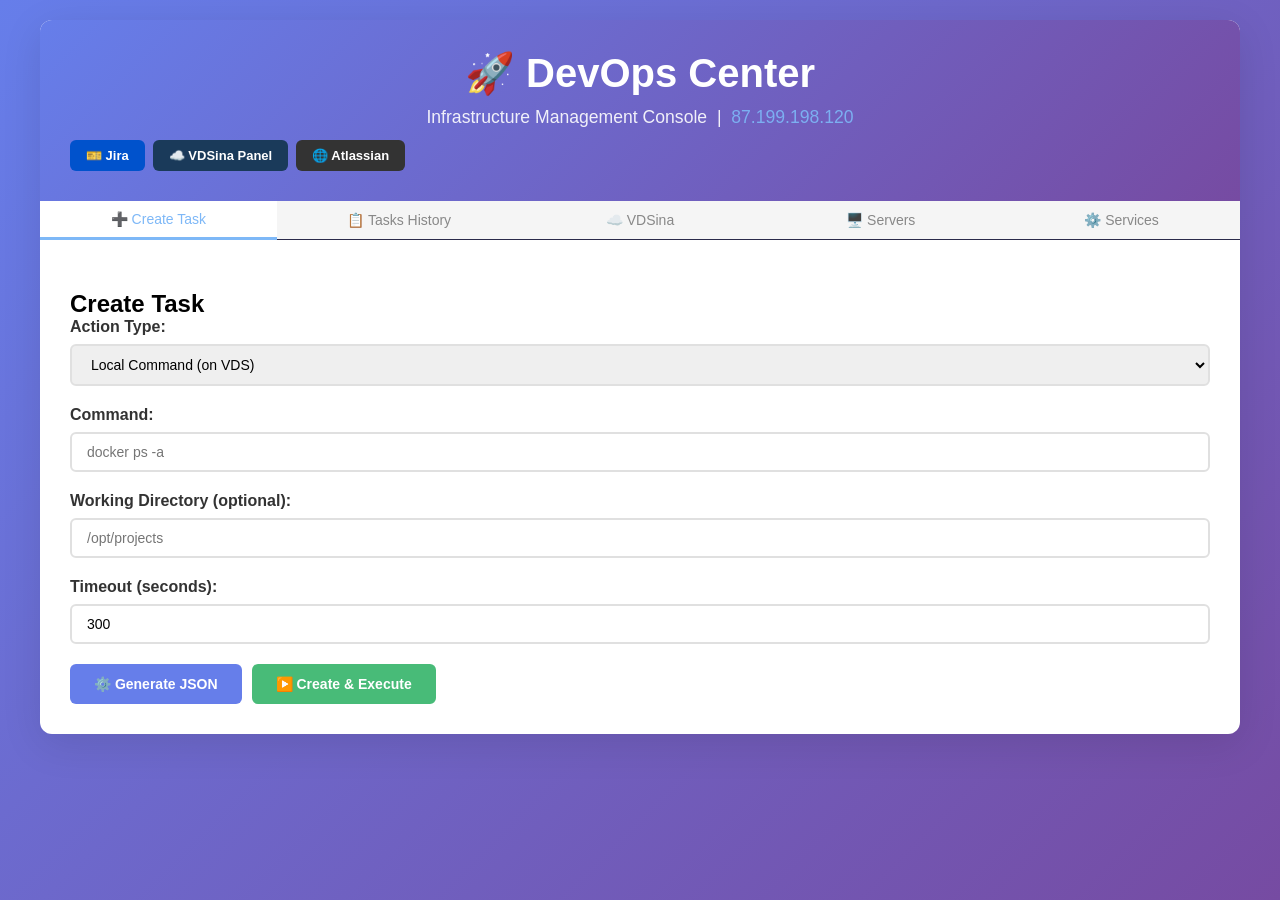
<file: ui/index.html>
<!DOCTYPE html>
<html lang="en">
<head>
    <meta charset="UTF-8">
    <meta name="viewport" content="width=device-width, initial-scale=1.0">
    <title>DevOps Center</title>
    <link rel="stylesheet" href="styles.css">
    <style>
        .task-card { background: #1a1a2e; border: 1px solid #2a2a4a; border-radius: 8px; margin-bottom: 12px; overflow: hidden; }
        .task-header { display: flex; justify-content: space-between; align-items: center; padding: 12px 16px; cursor: pointer; background: #16213e; }
        .task-header:hover { background: #1a2a4a; }
        .task-body { padding: 16px; display: none; border-top: 1px solid #2a2a4a; }
        .task-body.open { display: block; }
        .task-meta { display: flex; gap: 20px; margin-bottom: 12px; font-size: 13px; color: #888; }
        .json-block { background: #0d1117; border: 1px solid #30363d; border-radius: 6px; padding: 12px; overflow-x: auto; font-family: monospace; font-size: 12px; line-height: 1.5; color: #e6edf3; max-height: 400px; overflow-y: auto; }
        .json-label { font-size: 12px; font-weight: 600; color: #888; text-transform: uppercase; letter-spacing: 0.5px; margin: 10px 0 4px; }
        .badge { padding: 3px 10px; border-radius: 12px; font-size: 12px; font-weight: 600; }
        .badge-success { background: #1a4a1a; color: #4caf50; }
        .badge-danger { background: #4a1a1a; color: #f44336; }
        .badge-warning { background: #4a3a1a; color: #ff9800; }
        .badge-info { background: #1a2a4a; color: #2196f3; }
        .task-id { font-family: monospace; font-size: 13px; color: #ccc; }
        .action-badge { background: #1e2a3a; color: #7eb8f7; padding: 2px 8px; border-radius: 4px; font-size: 11px; font-family: monospace; }
        .tabs { display: flex; gap: 4px; margin-bottom: 20px; border-bottom: 1px solid #2a2a4a; padding-bottom: 0; }
        .tab-button { padding: 10px 20px; background: none; border: none; color: #888; cursor: pointer; font-size: 14px; border-bottom: 2px solid transparent; margin-bottom: -1px; }
        .tab-button.active { color: #7eb8f7; border-bottom-color: #7eb8f7; }
        .tab-button:hover { color: #ccc; }
        .refresh-btn { background: #1e2a3a; border: 1px solid #2a2a4a; color: #7eb8f7; padding: 6px 14px; border-radius: 6px; cursor: pointer; font-size: 13px; }
        .refresh-btn:hover { background: #2a3a4a; }
        .tasks-controls { display: flex; gap: 10px; align-items: center; margin-bottom: 16px; }
        .tasks-controls select { background: #1a1a2e; border: 1px solid #2a2a4a; color: #ccc; padding: 6px 10px; border-radius: 6px; }
        .empty-state { text-align: center; padding: 40px; color: #555; }
        .vdsina-card { background: #1a1a2e; border: 1px solid #2a2a4a; border-radius: 8px; padding: 16px; margin-bottom: 12px; }
        .vdsina-card h4 { margin: 0 0 8px; color: #7eb8f7; }
        .vdsina-grid { display: grid; grid-template-columns: repeat(auto-fill, minmax(200px, 1fr)); gap: 8px; }
        .vdsina-stat { background: #16213e; padding: 10px; border-radius: 6px; }
        .vdsina-stat .label { font-size: 11px; color: #666; margin-bottom: 4px; }
        .vdsina-stat .value { font-size: 14px; color: #ccc; font-weight: 600; }
        .header-links { margin-top: 12px; display: flex; gap: 8px; flex-wrap: wrap; }
        .header-link { padding: 8px 16px; border-radius: 6px; font-size: 13px; font-weight: 600; text-decoration: none; color: white; }
    </style>
</head>
<body>
    <div class="container">
        <header>
            <h1>🚀 DevOps Center</h1>
            <p class="subtitle">Infrastructure Management Console &nbsp;|&nbsp; <span style="color:#7eb8f7">87.199.198.120</span></p>
            <div class="header-links">
                <a href="jira.html" class="header-link" style="background:#0052cc;">🎫 Jira</a>
                <a href="https://www.vdsina.com" target="_blank" class="header-link" style="background:#1a3a5a;">☁️ VDSina Panel</a>
                <a href="https://2-match.atlassian.net" target="_blank" class="header-link" style="background:#333;">🌐 Atlassian</a>
            </div>
        </header>

        <div class="tabs">
            <button class="tab-button active" data-tab="task-creator">➕ Create Task</button>
            <button class="tab-button" data-tab="tasks">📋 Tasks History</button>
            <button class="tab-button" data-tab="vdsina">☁️ VDSina</button>
            <button class="tab-button" data-tab="servers">🖥️ Servers</button>
            <button class="tab-button" data-tab="services">⚙️ Services</button>
        </div>

        <!-- ===== TASK CREATOR ===== -->
        <div id="task-creator" class="tab-content active">
            <h2>Create Task</h2>

            <div class="form-group">
                <label>Action Type:</label>
                <select id="action-type">
                    <optgroup label="Commands">
                        <option value="local_command">Local Command (on VDS)</option>
                        <option value="ssh_command">SSH Command (on server)</option>
                        <option value="chain">Chain (sequential tasks)</option>
                    </optgroup>
                    <optgroup label="VDSina">
                        <option value="vdsina_get_balance">VDSina: Balance</option>
                        <option value="vdsina_list_servers">VDSina: List Servers</option>
                        <option value="vdsina_get_server">VDSina: Get Server</option>
                        <option value="vdsina_create_server">VDSina: Create Server</option>
                        <option value="vdsina_reboot_server">VDSina: Reboot Server</option>
                        <option value="vdsina_delete_server">VDSina: Delete Server</option>
                        <option value="vdsina_list_ssh_keys">VDSina: List SSH Keys</option>
                        <option value="vdsina_create_ssh_key">VDSina: Add SSH Key</option>
                        <option value="vdsina_list_templates">VDSina: OS Templates</option>
                        <option value="vdsina_list_datacenters">VDSina: Datacenters</option>
                        <option value="vdsina_list_plans">VDSina: Plans</option>
                        <option value="vdsina_create_backup">VDSina: Create Backup</option>
                    </optgroup>
                    <optgroup label="Jira">
                        <option value="jira_create_issue">Jira: Create Issue</option>
                        <option value="jira_get_issue">Jira: Get Issue</option>
                        <option value="jira_search">Jira: Search</option>
                        <option value="jira_add_comment">Jira: Add Comment</option>
                        <option value="jira_transition_issue">Jira: Transition</option>
                    </optgroup>
                    <optgroup label="Confluence">
                        <option value="confluence_create_page">Confluence: Create Page</option>
                        <option value="confluence_get_page">Confluence: Get Page</option>
                        <option value="confluence_search">Confluence: Search</option>
                    </optgroup>
                    <optgroup label="Server Management">
                        <option value="server_install_software">Server: Install Software</option>
                        <option value="server_run_script">Server: Run Script</option>
                    </optgroup>
                </select>
            </div>

            <!-- Local Command -->
            <div id="params-local_command" class="params-section">
                <div class="form-group">
                    <label>Command:</label>
                    <input type="text" id="local-command" placeholder="docker ps -a" />
                </div>
                <div class="form-group">
                    <label>Working Directory (optional):</label>
                    <input type="text" id="local-cwd" placeholder="/opt/projects" />
                </div>
                <div class="form-group">
                    <label>Timeout (seconds):</label>
                    <input type="number" id="local-timeout" value="300" />
                </div>
            </div>

            <!-- SSH Command -->
            <div id="params-ssh_command" class="params-section" style="display:none;">
                <div class="form-group">
                    <label>Server:</label>
                    <select id="ssh-server"></select>
                </div>
                <div class="form-group">
                    <label>Command:</label>
                    <input type="text" id="ssh-command" placeholder="systemctl status nginx" />
                </div>
                <div class="form-group">
                    <label>Timeout (seconds):</label>
                    <input type="number" id="ssh-timeout" value="300" />
                </div>
            </div>

            <!-- Chain -->
            <div id="params-chain" class="params-section" style="display:none;">
                <p class="info">Задачи выполняются последовательно. JSON массив шагов.</p>
                <div class="form-group">
                    <label>Tasks JSON Array:</label>
                    <textarea id="chain-tasks" rows="10" placeholder='[{"action":"ssh_command","target":"vdsina-875675","params":{"command":"uptime"}}]'></textarea>
                </div>
            </div>

            <!-- VDSina server_id -->
            <div id="params-vdsina_get_server" class="params-section" style="display:none;">
                <div class="form-group"><label>Server ID:</label><input type="number" id="vdsina-server-id" placeholder="875675" /></div>
            </div>
            <div id="params-vdsina_reboot_server" class="params-section" style="display:none;">
                <div class="form-group"><label>Server ID:</label><input type="number" id="vdsina-reboot-id" placeholder="875675" /></div>
                <div class="form-group"><label>Type:</label><select id="vdsina-reboot-type"><option value="soft">Soft</option><option value="hard">Hard</option></select></div>
            </div>
            <div id="params-vdsina_delete_server" class="params-section" style="display:none;">
                <div class="form-group"><label>Server ID:</label><input type="number" id="vdsina-delete-id" placeholder="875675" /></div>
            </div>
            <div id="params-vdsina_create_backup" class="params-section" style="display:none;">
                <div class="form-group"><label>Server ID:</label><input type="number" id="vdsina-backup-id" placeholder="875675" /></div>
            </div>
            <div id="params-vdsina_list_plans" class="params-section" style="display:none;">
                <div class="form-group"><label>Group ID:</label><input type="number" id="vdsina-group-id" value="2" /></div>
            </div>

            <!-- VDSina Create Server -->
            <div id="params-vdsina_create_server" class="params-section" style="display:none;">
                <div class="form-group"><label>Name:</label><input type="text" id="vdsina-create-name" placeholder="my-server" /></div>
                <div class="form-group"><label>Datacenter ID:</label><input type="number" id="vdsina-create-dc" value="4" /><small style="color:#666"> 4=Amsterdam1, 1=Amsterdam2, 3=Amsterdam3</small></div>
                <div class="form-group"><label>Server Plan ID:</label><input type="number" id="vdsina-create-plan" value="36" /><small style="color:#666"> 36=1CPU/1GB/10GB</small></div>
                <div class="form-group"><label>Template ID:</label><input type="number" id="vdsina-create-tpl" value="38" /><small style="color:#666"> 38=CentOS 10</small></div>
                <div class="form-group"><label>SSH Key ID:</label><input type="number" id="vdsina-create-key" value="22248" /></div>
            </div>

            <!-- VDSina SSH Key -->
            <div id="params-vdsina_create_ssh_key" class="params-section" style="display:none;">
                <div class="form-group"><label>Name:</label><input type="text" id="vdsina-key-name" placeholder="my-key" /></div>
                <div class="form-group"><label>Public Key:</label><textarea id="vdsina-key-data" rows="3" placeholder="ssh-ed25519 AAAA..."></textarea></div>
            </div>

            <!-- Jira Create -->
            <div id="params-jira_create_issue" class="params-section" style="display:none;">
                <div class="form-group"><label>Project Key:</label><input type="text" id="jira-project" value="SCRUM" /></div>
                <div class="form-group"><label>Summary:</label><input type="text" id="jira-summary" placeholder="Issue title" /></div>
                <div class="form-group"><label>Description:</label><textarea id="jira-desc" rows="3"></textarea></div>
                <div class="form-group"><label>Type:</label>
                    <select id="jira-type"><option>Task</option><option>Bug</option><option>Story</option><option>Epic</option></select>
                </div>
            </div>

            <!-- Jira Get -->
            <div id="params-jira_get_issue" class="params-section" style="display:none;">
                <div class="form-group"><label>Issue Key:</label><input type="text" id="jira-get-key" placeholder="SCRUM-1" /></div>
            </div>

            <!-- Jira Search -->
            <div id="params-jira_search" class="params-section" style="display:none;">
                <div class="form-group"><label>JQL:</label><input type="text" id="jira-jql" placeholder='project=SCRUM AND status="To Do"' /></div>
                <div class="form-group"><label>Max Results:</label><input type="number" id="jira-max" value="20" /></div>
            </div>

            <!-- Jira Comment -->
            <div id="params-jira_add_comment" class="params-section" style="display:none;">
                <div class="form-group"><label>Issue Key:</label><input type="text" id="jira-comment-key" placeholder="SCRUM-1" /></div>
                <div class="form-group"><label>Comment:</label><textarea id="jira-comment-text" rows="3"></textarea></div>
            </div>

            <!-- Jira Transition -->
            <div id="params-jira_transition_issue" class="params-section" style="display:none;">
                <div class="form-group"><label>Issue Key:</label><input type="text" id="jira-trans-key" placeholder="SCRUM-1" /></div>
                <div class="form-group"><label>Transition:</label>
                    <select id="jira-trans-name"><option>In Progress</option><option>Done</option><option>To Do</option><option>In Review</option></select>
                </div>
            </div>

            <!-- Confluence Create -->
            <div id="params-confluence_create_page" class="params-section" style="display:none;">
                <div class="form-group"><label>Title:</label><input type="text" id="conf-title" placeholder="Page title" /></div>
                <div class="form-group"><label>Body (HTML):</label><textarea id="conf-body" rows="5" placeholder="<p>Content</p>"></textarea></div>
                <div class="form-group"><label>Space Key:</label><input type="text" id="conf-space" value="2M" /></div>
            </div>

            <!-- Confluence Get -->
            <div id="params-confluence_get_page" class="params-section" style="display:none;">
                <div class="form-group"><label>Page Title:</label><input type="text" id="conf-get-title" placeholder="Page title" /></div>
            </div>

            <!-- Confluence Search -->
            <div id="params-confluence_search" class="params-section" style="display:none;">
                <div class="form-group"><label>CQL Query:</label><input type="text" id="conf-cql" placeholder='space="2M" AND title~"deploy"' /></div>
            </div>

            <!-- Server Install -->
            <div id="params-server_install_software" class="params-section" style="display:none;">
                <div class="form-group"><label>Server:</label><select id="install-server"></select></div>
                <div class="form-group"><label>Packages (comma-separated):</label><input type="text" id="install-packages" placeholder="nginx, git, curl" /></div>
            </div>

            <!-- Server Script -->
            <div id="params-server_run_script" class="params-section" style="display:none;">
                <div class="form-group"><label>Server:</label><select id="script-server"></select></div>
                <div class="form-group"><label>Script URL (or paste below):</label><input type="text" id="script-url" placeholder="https://..." /></div>
                <div class="form-group"><label>Script content:</label><textarea id="script-content" rows="6" placeholder="#!/bin/bash&#10;echo hello"></textarea></div>
            </div>

            <div class="actions" style="margin-top:20px; display:flex; gap:10px;">
                <button onclick="generateTaskJSON()" class="btn btn-primary">⚙️ Generate JSON</button>
                <button onclick="submitTask()" class="btn btn-success">▶️ Create & Execute</button>
            </div>

            <div id="json-output" class="json-output" style="display:none; margin-top:16px;">
                <h3>Generated JSON:</h3>
                <pre id="json-content" class="json-block"></pre>
                <div style="display:flex; gap:8px; margin-top:8px;">
                    <button onclick="copyJSON()" class="btn btn-secondary">📋 Copy</button>
                    <button onclick="saveAsFile()" class="btn btn-secondary">💾 Save as File</button>
                </div>
            </div>
        </div>

        <!-- ===== TASKS HISTORY ===== -->
        <div id="tasks" class="tab-content">
            <div class="tasks-controls">
                <select id="status-filter" onchange="loadTasks()">
                    <option value="">All Statuses</option>
                    <option value="completed">✅ Completed</option>
                    <option value="failed">❌ Failed</option>
                    <option value="processing">⏳ Processing</option>
                </select>
                <button onclick="loadTasks()" class="refresh-btn">🔄 Refresh</button>
                <span id="tasks-count" style="color:#666; font-size:13px;"></span>
            </div>
            <div id="tasks-list"></div>
        </div>

        <!-- ===== VDSINA ===== -->
        <div id="vdsina" class="tab-content">
            <div style="display:flex; justify-content:space-between; align-items:center; margin-bottom:16px;">
                <h2 style="margin:0;">☁️ VDSina</h2>
                <button onclick="loadVDSina()" class="refresh-btn">🔄 Refresh</button>
            </div>
            <div id="vdsina-content">
                <p style="color:#555;">Click Refresh to load VDSina data</p>
            </div>
        </div>

        <!-- ===== SERVERS ===== -->
        <div id="servers" class="tab-content">
            <div style="display:flex; justify-content:space-between; align-items:center; margin-bottom:16px;">
                <h2 style="margin:0;">🖥️ Servers</h2>
                <button onclick="showAddServerForm()" class="btn btn-primary">+ Add Server</button>
            </div>
            <div id="servers-list" class="items-list"></div>
        </div>

        <!-- ===== SERVICES ===== -->
        <div id="services" class="tab-content">
            <div style="display:flex; justify-content:space-between; align-items:center; margin-bottom:16px;">
                <h2 style="margin:0;">⚙️ Services</h2>
                <button onclick="showAddServiceForm()" class="btn btn-primary">+ Add Service</button>
            </div>
            <div id="services-list" class="items-list"></div>
        </div>

    </div>

    <script src="app.js"></script>
</body>
</html>
</file>
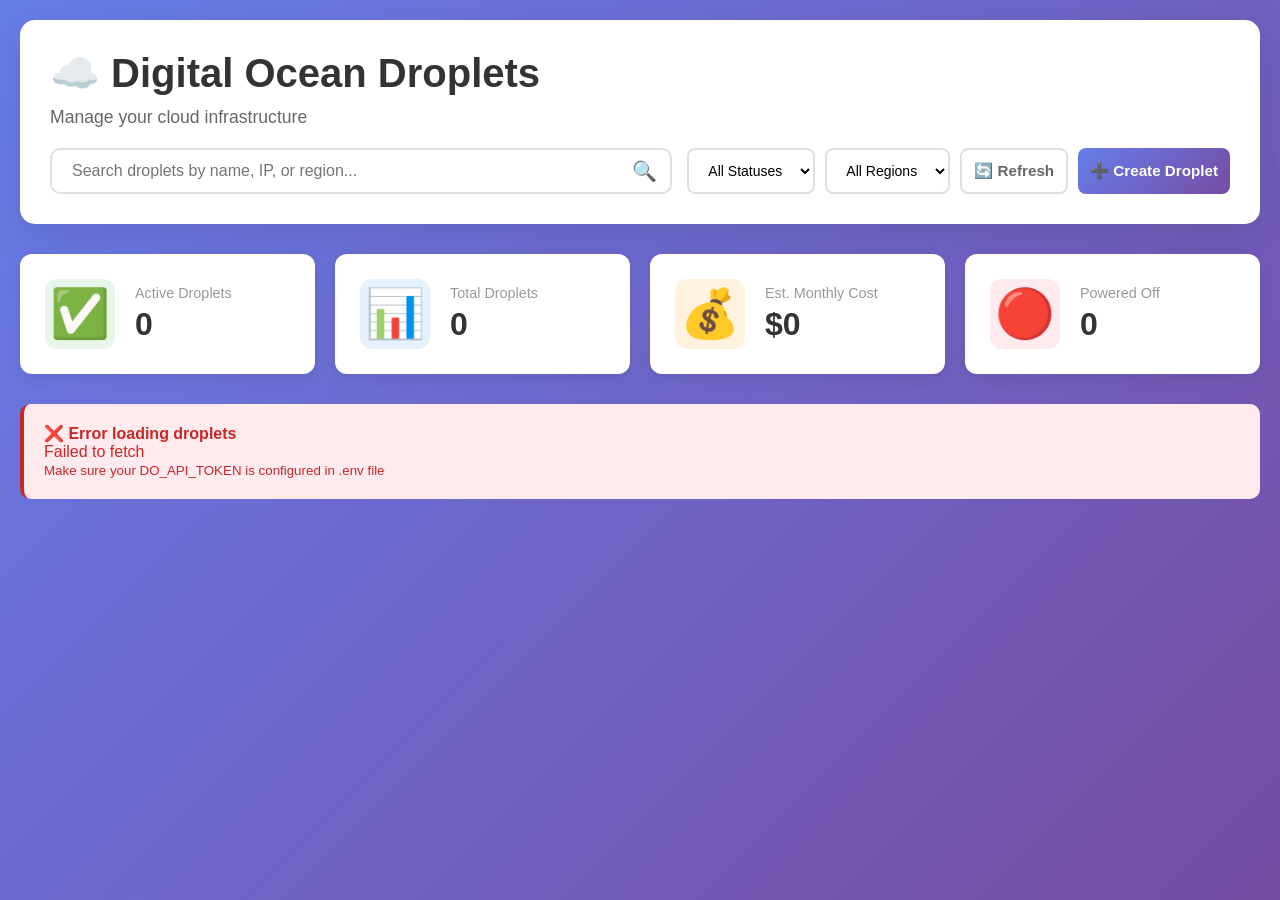
<file: ui/droplets.html>
<!DOCTYPE html>
<html lang="en">
<head>
    <meta charset="UTF-8">
    <meta name="viewport" content="width=device-width, initial-scale=1.0">
    <title>Digital Ocean Droplets - DevOps Center</title>
    <style>
        * {
            margin: 0;
            padding: 0;
            box-sizing: border-box;
        }

        body {
            font-family: -apple-system, BlinkMacSystemFont, 'Segoe UI', Roboto, Oxygen, Ubuntu, sans-serif;
            background: linear-gradient(135deg, #667eea 0%, #764ba2 100%);
            min-height: 100vh;
            padding: 20px;
        }

        .container {
            max-width: 1400px;
            margin: 0 auto;
        }

        header {
            background: white;
            padding: 30px;
            border-radius: 15px;
            box-shadow: 0 10px 40px rgba(0,0,0,0.1);
            margin-bottom: 30px;
        }

        header h1 {
            color: #333;
            font-size: 2.5em;
            margin-bottom: 10px;
        }

        header .subtitle {
            color: #666;
            font-size: 1.1em;
        }

        .header-actions {
            display: flex;
            justify-content: space-between;
            align-items: center;
            margin-top: 20px;
            gap: 15px;
            flex-wrap: wrap;
        }

        .search-bar {
            flex: 1;
            min-width: 300px;
            position: relative;
        }

        .search-bar input {
            width: 100%;
            padding: 12px 45px 12px 20px;
            border: 2px solid #e0e0e0;
            border-radius: 10px;
            font-size: 16px;
            transition: all 0.3s;
        }

        .search-bar input:focus {
            outline: none;
            border-color: #667eea;
            box-shadow: 0 0 0 3px rgba(102, 126, 234, 0.1);
        }

        .search-bar::after {
            content: "🔍";
            position: absolute;
            right: 15px;
            top: 50%;
            transform: translateY(-50%);
            font-size: 20px;
        }

        .filters {
            display: flex;
            gap: 10px;
            flex-wrap: wrap;
        }

        .filter-select {
            padding: 10px 15px;
            border: 2px solid #e0e0e0;
            border-radius: 8px;
            background: white;
            font-size: 14px;
            cursor: pointer;
            transition: all 0.3s;
        }

        .filter-select:hover {
            border-color: #667eea;
        }

        .stats-bar {
            display: grid;
            grid-template-columns: repeat(auto-fit, minmax(200px, 1fr));
            gap: 20px;
            margin-bottom: 30px;
        }

        .stat-card {
            background: white;
            padding: 25px;
            border-radius: 12px;
            box-shadow: 0 4px 15px rgba(0,0,0,0.08);
            display: flex;
            align-items: center;
            gap: 20px;
        }

        .stat-icon {
            font-size: 3em;
            width: 70px;
            height: 70px;
            display: flex;
            align-items: center;
            justify-content: center;
            border-radius: 12px;
        }

        .stat-icon.active { background: #e8f5e9; }
        .stat-icon.total { background: #e3f2fd; }
        .stat-icon.cost { background: #fff3e0; }
        .stat-icon.off { background: #ffebee; }

        .stat-info h3 {
            color: #999;
            font-size: 0.9em;
            font-weight: 500;
            margin-bottom: 5px;
        }

        .stat-info .value {
            font-size: 2em;
            font-weight: 700;
            color: #333;
        }

        .droplets-grid {
            display: grid;
            grid-template-columns: repeat(auto-fill, minmax(350px, 1fr));
            gap: 25px;
            margin-bottom: 30px;
        }

        .droplet-card {
            background: white;
            border-radius: 15px;
            padding: 25px;
            box-shadow: 0 5px 20px rgba(0,0,0,0.08);
            transition: all 0.3s;
            border: 2px solid transparent;
            position: relative;
            overflow: hidden;
        }

        .droplet-card:hover {
            transform: translateY(-5px);
            box-shadow: 0 15px 40px rgba(0,0,0,0.15);
            border-color: #667eea;
        }

        .droplet-header {
            display: flex;
            justify-content: space-between;
            align-items: flex-start;
            margin-bottom: 20px;
        }

        .droplet-name {
            font-size: 1.4em;
            font-weight: 700;
            color: #333;
            margin-bottom: 5px;
        }

        .droplet-id {
            font-size: 0.85em;
            color: #999;
            font-family: 'Courier New', monospace;
        }

        .status-badge {
            padding: 6px 14px;
            border-radius: 20px;
            font-size: 0.85em;
            font-weight: 600;
            text-transform: uppercase;
            letter-spacing: 0.5px;
        }

        .status-active {
            background: #e8f5e9;
            color: #2e7d32;
        }

        .status-off {
            background: #ffebee;
            color: #c62828;
        }

        .status-new {
            background: #e3f2fd;
            color: #1565c0;
        }

        .droplet-info {
            margin: 20px 0;
        }

        .info-row {
            display: flex;
            justify-content: space-between;
            padding: 12px 0;
            border-bottom: 1px solid #f0f0f0;
        }

        .info-row:last-child {
            border-bottom: none;
        }

        .info-label {
            color: #666;
            font-weight: 500;
            display: flex;
            align-items: center;
            gap: 8px;
        }

        .info-value {
            color: #333;
            font-weight: 600;
        }

        .ip-address {
            font-family: 'Courier New', monospace;
            background: #f5f5f5;
            padding: 4px 10px;
            border-radius: 6px;
            cursor: pointer;
            transition: all 0.2s;
        }

        .ip-address:hover {
            background: #667eea;
            color: white;
        }

        .droplet-tags {
            display: flex;
            flex-wrap: wrap;
            gap: 8px;
            margin: 15px 0;
        }

        .tag {
            background: #f0f0f0;
            padding: 5px 12px;
            border-radius: 15px;
            font-size: 0.85em;
            color: #666;
        }

        .droplet-actions {
            display: grid;
            grid-template-columns: repeat(2, 1fr);
            gap: 10px;
            margin-top: 20px;
        }

        .btn {
            padding: 12px;
            border: none;
            border-radius: 8px;
            cursor: pointer;
            font-weight: 600;
            font-size: 0.95em;
            transition: all 0.3s;
            display: flex;
            align-items: center;
            justify-content: center;
            gap: 8px;
        }

        .btn:hover {
            transform: scale(1.05);
        }

        .btn-primary {
            background: linear-gradient(135deg, #667eea 0%, #764ba2 100%);
            color: white;
        }

        .btn-danger {
            background: #f44336;
            color: white;
        }

        .btn-success {
            background: #4caf50;
            color: white;
        }

        .btn-info {
            background: #2196f3;
            color: white;
        }

        .btn-secondary {
            background: #757575;
            color: white;
        }

        .btn-outline {
            background: white;
            border: 2px solid #e0e0e0;
            color: #666;
        }

        .btn-outline:hover {
            border-color: #667eea;
            color: #667eea;
        }

        .btn-create {
            background: linear-gradient(135deg, #4caf50 0%, #45a049 100%);
            color: white;
            padding: 15px 30px;
            font-size: 1.1em;
            border-radius: 10px;
            margin-bottom: 20px;
        }

        .loading {
            text-align: center;
            padding: 60px;
            color: white;
            font-size: 1.3em;
        }

        .loading::after {
            content: "...";
            animation: dots 1.5s steps(4, end) infinite;
        }

        @keyframes dots {
            0%, 20% { content: "."; }
            40% { content: ".."; }
            60%, 100% { content: "..."; }
        }

        .error-message {
            background: #ffebee;
            color: #c62828;
            padding: 20px;
            border-radius: 10px;
            margin: 20px 0;
            border-left: 4px solid #c62828;
        }

        .success-message {
            background: #e8f5e9;
            color: #2e7d32;
            padding: 20px;
            border-radius: 10px;
            margin: 20px 0;
            border-left: 4px solid #2e7d32;
        }

        .empty-state {
            text-align: center;
            padding: 80px 20px;
            background: white;
            border-radius: 15px;
            box-shadow: 0 5px 20px rgba(0,0,0,0.08);
        }

        .empty-state-icon {
            font-size: 5em;
            margin-bottom: 20px;
        }

        .empty-state h2 {
            color: #333;
            margin-bottom: 10px;
        }

        .empty-state p {
            color: #666;
            margin-bottom: 30px;
        }

        /* Modal */
        .modal {
            display: none;
            position: fixed;
            top: 0;
            left: 0;
            width: 100%;
            height: 100%;
            background: rgba(0,0,0,0.7);
            z-index: 1000;
            justify-content: center;
            align-items: center;
            padding: 20px;
        }

        .modal.show {
            display: flex;
        }

        .modal-content {
            background: white;
            padding: 40px;
            border-radius: 20px;
            max-width: 600px;
            width: 100%;
            max-height: 90vh;
            overflow-y: auto;
        }

        .modal-header {
            margin-bottom: 30px;
        }

        .modal-header h2 {
            color: #333;
            font-size: 2em;
        }

        .form-group {
            margin-bottom: 25px;
        }

        .form-group label {
            display: block;
            margin-bottom: 8px;
            color: #666;
            font-weight: 600;
        }

        .form-group input,
        .form-group select,
        .form-group textarea {
            width: 100%;
            padding: 12px 15px;
            border: 2px solid #e0e0e0;
            border-radius: 8px;
            font-size: 16px;
            transition: all 0.3s;
        }

        .form-group input:focus,
        .form-group select:focus,
        .form-group textarea:focus {
            outline: none;
            border-color: #667eea;
            box-shadow: 0 0 0 3px rgba(102, 126, 234, 0.1);
        }

        .form-actions {
            display: flex;
            gap: 15px;
            margin-top: 30px;
        }

        .form-actions .btn {
            flex: 1;
        }

        @media (max-width: 768px) {
            .droplets-grid {
                grid-template-columns: 1fr;
            }

            .header-actions {
                flex-direction: column;
                align-items: stretch;
            }

            .search-bar {
                width: 100%;
            }
        }
    </style>
</head>
<body>
    <div class="container">
        <header>
            <h1>☁️ Digital Ocean Droplets</h1>
            <p class="subtitle">Manage your cloud infrastructure</p>
            
            <div class="header-actions">
                <div class="search-bar">
                    <input type="text" id="searchInput" placeholder="Search droplets by name, IP, or region..." onkeyup="filterDroplets()">
                </div>
                
                <div class="filters">
                    <select class="filter-select" id="statusFilter" onchange="filterDroplets()">
                        <option value="">All Statuses</option>
                        <option value="active">Active</option>
                        <option value="off">Off</option>
                        <option value="new">New</option>
                    </select>
                    
                    <select class="filter-select" id="regionFilter" onchange="filterDroplets()">
                        <option value="">All Regions</option>
                    </select>
                    
                    <button class="btn btn-outline" onclick="loadDroplets()">
                        🔄 Refresh
                    </button>
                    
                    <button class="btn btn-primary" onclick="showCreateModal()">
                        ➕ Create Droplet
                    </button>
                </div>
            </div>
        </header>

        <!-- Stats Bar -->
        <div class="stats-bar">
            <div class="stat-card">
                <div class="stat-icon active">✅</div>
                <div class="stat-info">
                    <h3>Active Droplets</h3>
                    <div class="value" id="activeCount">0</div>
                </div>
            </div>
            
            <div class="stat-card">
                <div class="stat-icon total">📊</div>
                <div class="stat-info">
                    <h3>Total Droplets</h3>
                    <div class="value" id="totalCount">0</div>
                </div>
            </div>
            
            <div class="stat-card">
                <div class="stat-icon cost">💰</div>
                <div class="stat-info">
                    <h3>Est. Monthly Cost</h3>
                    <div class="value" id="monthlyCost">$0</div>
                </div>
            </div>
            
            <div class="stat-card">
                <div class="stat-icon off">🔴</div>
                <div class="stat-info">
                    <h3>Powered Off</h3>
                    <div class="value" id="offCount">0</div>
                </div>
            </div>
        </div>

        <!-- Loading State -->
        <div id="loadingState" class="loading">
            Loading droplets
        </div>

        <!-- Error State -->
        <div id="errorState" style="display:none;"></div>

        <!-- Droplets Grid -->
        <div id="dropletsGrid" class="droplets-grid" style="display:none;"></div>

        <!-- Empty State -->
        <div id="emptyState" class="empty-state" style="display:none;">
            <div class="empty-state-icon">🏝️</div>
            <h2>No Droplets Found</h2>
            <p>Create your first droplet to get started with Digital Ocean</p>
            <button class="btn btn-create" onclick="showCreateModal()">
                ➕ Create Your First Droplet
            </button>
        </div>
    </div>

    <!-- Create Droplet Modal -->
    <div id="createModal" class="modal">
        <div class="modal-content">
            <div class="modal-header">
                <h2>Create New Droplet</h2>
            </div>
            
            <div class="form-group">
                <label>Droplet Name *</label>
                <input type="text" id="dropletName" placeholder="web-server-01" required>
            </div>
            
            <div class="form-group">
                <label>Region *</label>
                <select id="dropletRegion">
                    <option value="nyc3">New York 3</option>
                    <option value="sfo3">San Francisco 3</option>
                    <option value="ams3">Amsterdam 3</option>
                    <option value="sgp1">Singapore 1</option>
                    <option value="lon1">London 1</option>
                    <option value="fra1">Frankfurt 1</option>
                    <option value="tor1">Toronto 1</option>
                    <option value="blr1">Bangalore 1</option>
                </select>
            </div>
            
            <div class="form-group">
                <label>Size *</label>
                <select id="dropletSize">
                    <option value="s-1vcpu-1gb">1 vCPU, 1GB RAM - $6/mo</option>
                    <option value="s-1vcpu-2gb">1 vCPU, 2GB RAM - $12/mo</option>
                    <option value="s-2vcpu-2gb">2 vCPU, 2GB RAM - $18/mo</option>
                    <option value="s-2vcpu-4gb">2 vCPU, 4GB RAM - $24/mo</option>
                    <option value="s-4vcpu-8gb">4 vCPU, 8GB RAM - $48/mo</option>
                </select>
            </div>
            
            <div class="form-group">
                <label>Image *</label>
                <select id="dropletImage">
                    <option value="ubuntu-22-04-x64">Ubuntu 22.04 LTS</option>
                    <option value="ubuntu-20-04-x64">Ubuntu 20.04 LTS</option>
                    <option value="debian-11-x64">Debian 11</option>
                    <option value="centos-stream-9-x64">CentOS Stream 9</option>
                    <option value="fedora-39-x64">Fedora 39</option>
                </select>
            </div>
            
            <div class="form-group">
                <label>Tags (comma-separated)</label>
                <input type="text" id="dropletTags" placeholder="production, web, nginx">
            </div>
            
            <div class="form-actions">
                <button class="btn btn-secondary" onclick="hideCreateModal()">Cancel</button>
                <button class="btn btn-success" onclick="createDroplet()">Create Droplet</button>
            </div>
        </div>
    </div>

    <script>
        const API_BASE = 'http://localhost:8000/api';
        let allDroplets = [];

        // Load droplets on page load
        window.addEventListener('DOMContentLoaded', () => {
            loadDroplets();
        });

        async function loadDroplets() {
            const loadingState = document.getElementById('loadingState');
            const errorState = document.getElementById('errorState');
            const dropletsGrid = document.getElementById('dropletsGrid');
            const emptyState = document.getElementById('emptyState');

            loadingState.style.display = 'block';
            errorState.style.display = 'none';
            dropletsGrid.style.display = 'none';
            emptyState.style.display = 'none';

            try {
                const response = await fetch(`${API_BASE}/do/droplets`);
                const data = await response.json();

                if (!response.ok) {
                    throw new Error(data.detail || 'Failed to load droplets');
                }

                allDroplets = data.droplets || [];
                loadingState.style.display = 'none';

                if (allDroplets.length === 0) {
                    emptyState.style.display = 'block';
                } else {
                    dropletsGrid.style.display = 'grid';
                    renderDroplets(allDroplets);
                    updateStats(allDroplets);
                    populateRegionFilter(allDroplets);
                }
            } catch (error) {
                console.error('Error loading droplets:', error);
                loadingState.style.display = 'none';
                errorState.style.display = 'block';
                errorState.className = 'error-message';
                errorState.innerHTML = `
                    <strong>❌ Error loading droplets</strong><br>
                    ${error.message}<br>
                    <small>Make sure your DO_API_TOKEN is configured in .env file</small>
                `;
            }
        }

        function renderDroplets(droplets) {
            const grid = document.getElementById('dropletsGrid');
            grid.innerHTML = '';

            droplets.forEach(droplet => {
                const card = createDropletCard(droplet);
                grid.appendChild(card);
            });
        }

        function createDropletCard(droplet) {
            const card = document.createElement('div');
            card.className = 'droplet-card';
            card.dataset.name = droplet.name.toLowerCase();
            card.dataset.region = droplet.region.slug;
            card.dataset.status = droplet.status;

            const statusClass = droplet.status === 'active' ? 'status-active' : 
                               droplet.status === 'off' ? 'status-off' : 'status-new';

            const publicIP = droplet.networks?.v4?.find(n => n.type === 'public')?.ip_address || 'N/A';
            const privateIP = droplet.networks?.v4?.find(n => n.type === 'private')?.ip_address || 'N/A';

            card.innerHTML = `
                <div class="droplet-header">
                    <div>
                        <div class="droplet-name">${droplet.name}</div>
                        <div class="droplet-id">ID: ${droplet.id}</div>
                    </div>
                    <span class="status-badge ${statusClass}">${droplet.status}</span>
                </div>

                <div class="droplet-info">
                    <div class="info-row">
                        <span class="info-label">🌍 Region</span>
                        <span class="info-value">${droplet.region.name}</span>
                    </div>
                    <div class="info-row">
                        <span class="info-label">💾 Size</span>
                        <span class="info-value">${droplet.size.description || droplet.size_slug}</span>
                    </div>
                    <div class="info-row">
                        <span class="info-label">💻 Image</span>
                        <span class="info-value">${droplet.image.distribution} ${droplet.image.name}</span>
                    </div>
                    <div class="info-row">
                        <span class="info-label">🌐 Public IP</span>
                        <span class="info-value">
                            <span class="ip-address" onclick="copyToClipboard('${publicIP}')" title="Click to copy">
                                ${publicIP}
                            </span>
                        </span>
                    </div>
                    ${privateIP !== 'N/A' ? `
                    <div class="info-row">
                        <span class="info-label">🔒 Private IP</span>
                        <span class="info-value">
                            <span class="ip-address" onclick="copyToClipboard('${privateIP}')" title="Click to copy">
                                ${privateIP}
                            </span>
                        </span>
                    </div>
                    ` : ''}
                    <div class="info-row">
                        <span class="info-label">💰 Cost</span>
                        <span class="info-value">$${droplet.size.price_monthly}/mo</span>
                    </div>
                    <div class="info-row">
                        <span class="info-label">📅 Created</span>
                        <span class="info-value">${new Date(droplet.created_at).toLocaleDateString()}</span>
                    </div>
                </div>

                ${droplet.tags && droplet.tags.length > 0 ? `
                <div class="droplet-tags">
                    ${droplet.tags.map(tag => `<span class="tag">${tag}</span>`).join('')}
                </div>
                ` : ''}

                <div class="droplet-actions">
                    <button class="btn btn-info" onclick="viewDropletDetails(${droplet.id})">
                        📊 Details
                    </button>
                    <button class="btn btn-success" onclick="sshToDroplet('${publicIP}')">
                        🔑 SSH
                    </button>
                    <button class="btn btn-secondary" onclick="powerAction(${droplet.id}, '${droplet.status}')">
                        ${droplet.status === 'active' ? '⏸️ Power Off' : '▶️ Power On'}
                    </button>
                    <button class="btn btn-danger" onclick="deleteDroplet(${droplet.id}, '${droplet.name}')">
                        🗑️ Delete
                    </button>
                </div>
            `;

            return card;
        }

        function updateStats(droplets) {
            const activeCount = droplets.filter(d => d.status === 'active').length;
            const offCount = droplets.filter(d => d.status === 'off').length;
            const totalCost = droplets.reduce((sum, d) => sum + (d.size.price_monthly || 0), 0);

            document.getElementById('activeCount').textContent = activeCount;
            document.getElementById('totalCount').textContent = droplets.length;
            document.getElementById('monthlyCost').textContent = `$${totalCost.toFixed(2)}`;
            document.getElementById('offCount').textContent = offCount;
        }

        function populateRegionFilter(droplets) {
            const regions = [...new Set(droplets.map(d => d.region.slug))];
            const select = document.getElementById('regionFilter');
            
            regions.forEach(region => {
                const option = document.createElement('option');
                option.value = region;
                option.textContent = region.toUpperCase();
                select.appendChild(option);
            });
        }

        function filterDroplets() {
            const searchTerm = document.getElementById('searchInput').value.toLowerCase();
            const statusFilter = document.getElementById('statusFilter').value;
            const regionFilter = document.getElementById('regionFilter').value;

            const filtered = allDroplets.filter(droplet => {
                const matchesSearch = droplet.name.toLowerCase().includes(searchTerm) ||
                                    (droplet.networks?.v4?.find(n => n.type === 'public')?.ip_address || '').includes(searchTerm) ||
                                    droplet.region.slug.toLowerCase().includes(searchTerm);
                
                const matchesStatus = !statusFilter || droplet.status === statusFilter;
                const matchesRegion = !regionFilter || droplet.region.slug === regionFilter;

                return matchesSearch && matchesStatus && matchesRegion;
            });

            renderDroplets(filtered);
            updateStats(filtered);

            document.getElementById('emptyState').style.display = filtered.length === 0 ? 'block' : 'none';
            document.getElementById('dropletsGrid').style.display = filtered.length > 0 ? 'grid' : 'none';
        }

        function showCreateModal() {
            document.getElementById('createModal').classList.add('show');
        }

        function hideCreateModal() {
            document.getElementById('createModal').classList.remove('show');
        }

        async function createDroplet() {
            const name = document.getElementById('dropletName').value.trim();
            const region = document.getElementById('dropletRegion').value;
            const size = document.getElementById('dropletSize').value;
            const image = document.getElementById('dropletImage').value;
            const tagsInput = document.getElementById('dropletTags').value;
            const tags = tagsInput ? tagsInput.split(',').map(t => t.trim()) : [];

            if (!name) {
                alert('Please enter a droplet name');
                return;
            }

            const taskData = {
                task_id: `create-droplet-${Date.now()}`,
                action: 'do_create_droplet',
                params: {
                    name: name,
                    region: region,
                    size: size,
                    image: image,
                    tags: tags
                }
            };

            try {
                const response = await fetch(`${API_BASE}/tasks`, {
                    method: 'POST',
                    headers: { 'Content-Type': 'application/json' },
                    body: JSON.stringify(taskData)
                });

                if (!response.ok) {
                    throw new Error('Failed to create droplet');
                }

                hideCreateModal();
                showSuccessMessage('Droplet creation initiated! Refreshing in 5 seconds...');
                
                setTimeout(() => {
                    loadDroplets();
                }, 5000);

            } catch (error) {
                alert('Error creating droplet: ' + error.message);
            }
        }

        async function deleteDroplet(dropletId, dropletName) {
            if (!confirm(`Are you sure you want to delete droplet "${dropletName}"?\n\nThis action cannot be undone!`)) {
                return;
            }

            const taskData = {
                task_id: `delete-droplet-${Date.now()}`,
                action: 'do_delete_droplet',
                params: {
                    droplet_id: dropletId
                }
            };

            try {
                const response = await fetch(`${API_BASE}/tasks`, {
                    method: 'POST',
                    headers: { 'Content-Type': 'application/json' },
                    body: JSON.stringify(taskData)
                });

                if (!response.ok) {
                    throw new Error('Failed to delete droplet');
                }

                showSuccessMessage('Droplet deletion initiated! Refreshing in 3 seconds...');
                
                setTimeout(() => {
                    loadDroplets();
                }, 3000);

            } catch (error) {
                alert('Error deleting droplet: ' + error.message);
            }
        }

        function viewDropletDetails(dropletId) {
            const droplet = allDroplets.find(d => d.id === dropletId);
            if (!droplet) return;

            const details = JSON.stringify(droplet, null, 2);
            const win = window.open('', 'Droplet Details', 'width=800,height=600');
            win.document.write(`
                <html>
                <head>
                    <title>Droplet ${droplet.name} - Details</title>
                    <style>
                        body { font-family: monospace; padding: 20px; background: #1e1e1e; color: #d4d4d4; }
                        pre { white-space: pre-wrap; }
                    </style>
                </head>
                <body>
                    <h2>Droplet: ${droplet.name}</h2>
                    <pre>${details}</pre>
                </body>
                </html>
            `);
        }

        function sshToDroplet(ip) {
            if (ip === 'N/A') {
                alert('No public IP available for this droplet');
                return;
            }
            
            const sshCommand = `ssh root@${ip}`;
            copyToClipboard(sshCommand);
            alert(`SSH command copied to clipboard:\n\n${sshCommand}\n\nPaste it in your terminal to connect.`);
        }

        function powerAction(dropletId, currentStatus) {
            const action = currentStatus === 'active' ? 'power_off' : 'power_on';
            alert(`Power ${action.replace('_', ' ')} functionality would be implemented here for droplet ${dropletId}`);
        }

        function copyToClipboard(text) {
            navigator.clipboard.writeText(text).then(() => {
                showSuccessMessage(`Copied: ${text}`);
            });
        }

        function showSuccessMessage(message) {
            const div = document.createElement('div');
            div.className = 'success-message';
            div.textContent = message;
            div.style.position = 'fixed';
            div.style.top = '20px';
            div.style.right = '20px';
            div.style.zIndex = '2000';
            document.body.appendChild(div);

            setTimeout(() => {
                div.remove();
            }, 3000);
        }

        // Close modal on escape
        window.addEventListener('keydown', (e) => {
            if (e.key === 'Escape') {
                hideCreateModal();
            }
        });
    </script>
</body>
</html>
</file>
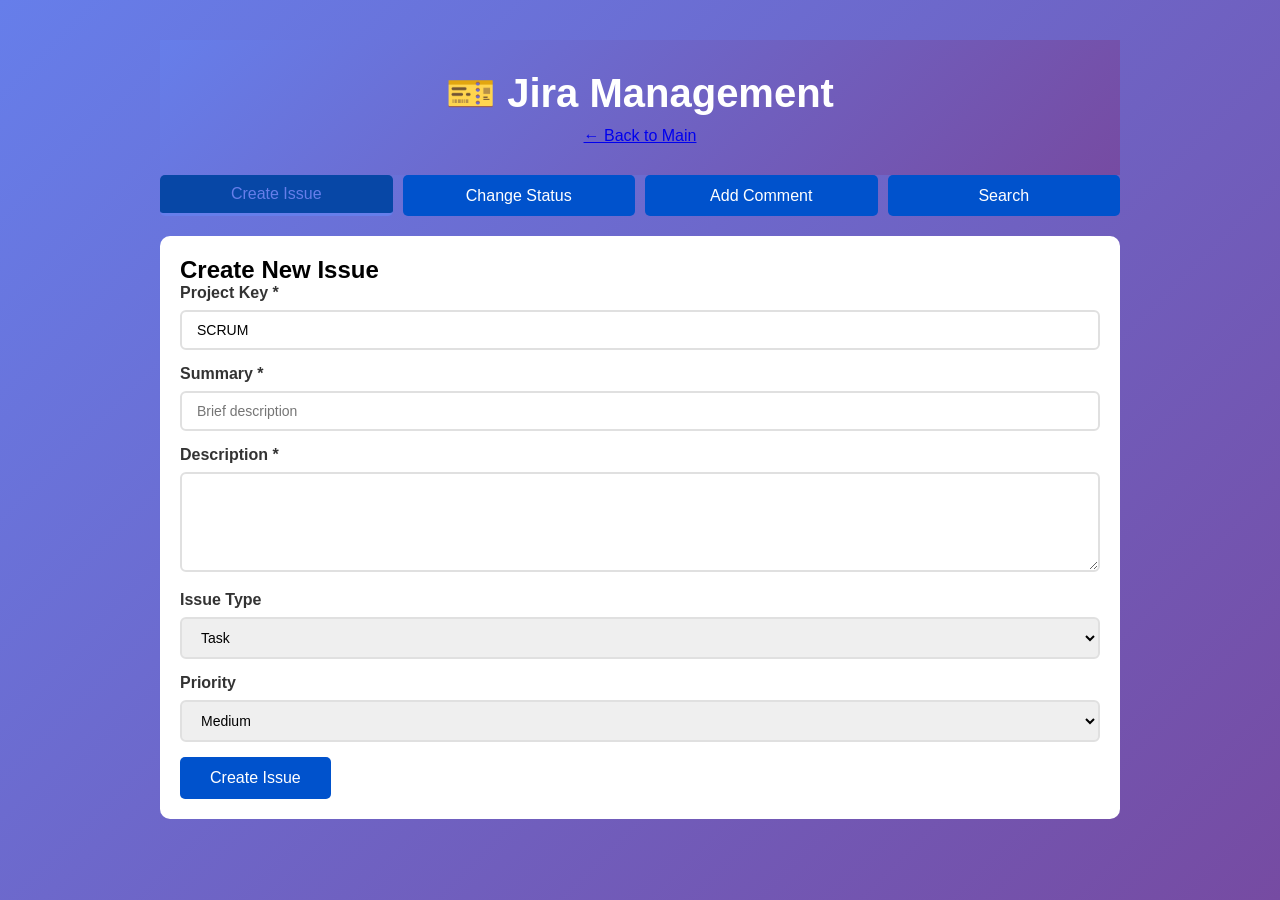
<file: ui/jira.html>
<!DOCTYPE html>
<html lang="ru">
<head>
    <meta charset="UTF-8">
    <meta name="viewport" content="width=device-width, initial-scale=1.0">
    <title>Jira Management - DevOps Center</title>
    <link rel="stylesheet" href="styles.css">
    <style>
        .jira-container { max-width: 1000px; margin: 0 auto; padding: 20px; }
        .tab-buttons { display: flex; gap: 10px; margin-bottom: 20px; }
        .tab-button { padding: 10px 20px; background: #0052cc; color: white; border: none; border-radius: 5px; cursor: pointer; }
        .tab-button.active { background: #0747a6; }
        .tab-content { display: none; background: white; padding: 20px; border-radius: 10px; }
        .tab-content.active { display: block; }
        .form-group { margin-bottom: 15px; }
        label { display: block; margin-bottom: 5px; font-weight: bold; }
        input, textarea, select { width: 100%; padding: 10px; border: 1px solid #ddd; border-radius: 5px; box-sizing: border-box; }
        textarea { min-height: 100px; }
        button[type="submit"] { background: #0052cc; color: white; padding: 12px 30px; border: none; border-radius: 5px; cursor: pointer; font-size: 16px; }
        button[type="submit"]:hover { background: #0747a6; }
        .result { margin-top: 20px; padding: 15px; border-radius: 5px; display: none; }
        .result.show { display: block; }
        .result.success { background: #d4edda; border: 1px solid #c3e6cb; }
        .result.error { background: #f8d7da; border: 1px solid #f5c6cb; }
        .result pre { background: #f5f5f5; padding: 10px; border-radius: 5px; overflow-x: auto; }
    </style>
</head>
<body>
    <div class="jira-container">
        <header>
            <h1>🎫 Jira Management</h1>
            <p><a href="index.html">← Back to Main</a></p>
        </header>

        <div class="tab-buttons">
            <button class="tab-button active" onclick="switchTab('create', this)">Create Issue</button>
            <button class="tab-button" onclick="switchTab('transition', this)">Change Status</button>
            <button class="tab-button" onclick="switchTab('comment', this)">Add Comment</button>
            <button class="tab-button" onclick="switchTab('search', this)">Search</button>
        </div>

        <div id="create" class="tab-content active">
            <h2>Create New Issue</h2>
            <form id="create-form">
                <div class="form-group"><label>Project Key *</label><input type="text" name="project_key" placeholder="SCRUM" value="SCRUM" required></div>
                <div class="form-group"><label>Summary *</label><input type="text" name="summary" placeholder="Brief description" required></div>
                <div class="form-group"><label>Description *</label><textarea name="description" required></textarea></div>
                <div class="form-group"><label>Issue Type</label>
                    <select name="issue_type"><option value="Task">Task</option><option value="Bug">Bug</option><option value="Story">Story</option><option value="Epic">Epic</option></select>
                </div>
                <div class="form-group"><label>Priority</label>
                    <select name="priority"><option value="">None</option><option value="Highest">Highest</option><option value="High">High</option><option value="Medium" selected>Medium</option><option value="Low">Low</option><option value="Lowest">Lowest</option></select>
                </div>
                <button type="submit">Create Issue</button>
            </form>
            <div id="create-result" class="result"></div>
        </div>

        <div id="transition" class="tab-content">
            <h2>Change Issue Status</h2>
            <form id="transition-form">
                <div class="form-group"><label>Issue Key *</label><input type="text" name="issue_key" placeholder="SCRUM-1" required></div>
                <div class="form-group"><label>New Status *</label>
                    <select name="transition" required><option value="">Select status...</option><option value="To Do">To Do</option><option value="In Progress">In Progress</option><option value="In Review">In Review</option><option value="Done">Done</option></select>
                </div>
                <button type="submit">Change Status</button>
            </form>
            <div id="transition-result" class="result"></div>
        </div>

        <div id="comment" class="tab-content">
            <h2>Add Comment</h2>
            <form id="comment-form">
                <div class="form-group"><label>Issue Key *</label><input type="text" name="issue_key" placeholder="SCRUM-1" required></div>
                <div class="form-group"><label>Comment *</label><textarea name="comment" required></textarea></div>
                <button type="submit">Add Comment</button>
            </form>
            <div id="comment-result" class="result"></div>
        </div>

        <div id="search" class="tab-content">
            <h2>Search Issues</h2>
            <form id="search-form">
                <div class="form-group"><label>JQL Query *</label><textarea name="jql" placeholder='project = "SCRUM"' required></textarea></div>
                <button type="submit">Search</button>
            </form>
            <div id="search-result" class="result"></div>
        </div>
    </div>

    <script>
        // ===== API KEY =====
        function getApiKey() {
            let key = sessionStorage.getItem('devops_api_key');
            if (!key) {
                key = prompt('🔑 Enter API Key:', '');
                if (key) sessionStorage.setItem('devops_api_key', key);
            }
            return key;
        }

        function apiFetch(url, options = {}) {
            const key = getApiKey();
            if (!key) throw new Error('No API key');
            options.headers = { 'X-API-Key': key, 'Content-Type': 'application/json', ...options.headers };
            return fetch(url, options).then(r => {
                if (r.status === 403) { sessionStorage.removeItem('devops_api_key'); throw new Error('Invalid API key — reload and try again'); }
                return r;
            });
        }

        // ===== TABS =====
        function switchTab(tab, btn) {
            document.querySelectorAll('.tab-content').forEach(el => el.classList.remove('active'));
            document.querySelectorAll('.tab-button').forEach(el => el.classList.remove('active'));
            document.getElementById(tab).classList.add('active');
            btn.classList.add('active');
        }

        // ===== TASK SUBMIT WITH POLLING =====
        async function submitTask(action, params, resultId) {
            const resultEl = document.getElementById(resultId);
            resultEl.innerHTML = '⏳ Processing...';
            resultEl.className = 'result show';

            const taskId = `jira-${action}-${Date.now()}`;
            const task = { task_id: taskId, action: `jira_${action}`, params };

            try {
                const resp = await apiFetch('/api/tasks', { method: 'POST', body: JSON.stringify(task) });
                if (!resp.ok) throw new Error(`HTTP ${resp.status}`);

                // Poll for result
                for (let i = 0; i < 15; i++) {
                    await new Promise(r => setTimeout(r, 1500));
                    const r = await apiFetch(`/api/tasks/${taskId}`);
                    if (!r.ok) continue;
                    const result = await r.json();

                    if (result.status === 'completed') {
                        resultEl.className = 'result show success';
                        resultEl.innerHTML = `<h3>✅ Success!</h3><pre>${JSON.stringify(result.result, null, 2)}</pre>`;
                        return;
                    }
                    if (result.status === 'failed') {
                        resultEl.className = 'result show error';
                        resultEl.innerHTML = `<h3>❌ Error</h3><p>${result.error}</p>`;
                        return;
                    }
                }
                resultEl.innerHTML = `<h3>⏳ Still processing...</h3><p>Task ID: ${taskId}</p>`;
            } catch (e) {
                resultEl.className = 'result show error';
                resultEl.innerHTML = `<h3>❌ Error</h3><p>${e.message}</p>`;
            }
        }

        // ===== FORM HANDLERS =====
        document.getElementById('create-form').addEventListener('submit', async (e) => {
            e.preventDefault();
            const f = new FormData(e.target);
            const params = { project_key: f.get('project_key'), summary: f.get('summary'), description: f.get('description'), issue_type: f.get('issue_type') };
            if (f.get('priority')) params.priority = f.get('priority');
            await submitTask('create_issue', params, 'create-result');
        });

        document.getElementById('transition-form').addEventListener('submit', async (e) => {
            e.preventDefault();
            const f = new FormData(e.target);
            await submitTask('transition_issue', { issue_key: f.get('issue_key'), transition: f.get('transition') }, 'transition-result');
        });

        document.getElementById('comment-form').addEventListener('submit', async (e) => {
            e.preventDefault();
            const f = new FormData(e.target);
            await submitTask('add_comment', { issue_key: f.get('issue_key'), comment: f.get('comment') }, 'comment-result');
        });

        document.getElementById('search-form').addEventListener('submit', async (e) => {
            e.preventDefault();
            const f = new FormData(e.target);
            await submitTask('search', { jql: f.get('jql'), max_results: 20 }, 'search-result');
        });
    </script>
</body>
</html>
</file>
<file: ui/styles.css>
* {
    margin: 0;
    padding: 0;
    box-sizing: border-box;
}

body {
    font-family: -apple-system, BlinkMacSystemFont, 'Segoe UI', Roboto, Oxygen, Ubuntu, Cantarell, sans-serif;
    background: linear-gradient(135deg, #667eea 0%, #764ba2 100%);
    min-height: 100vh;
    padding: 20px;
}

.container {
    max-width: 1200px;
    margin: 0 auto;
    background: white;
    border-radius: 12px;
    box-shadow: 0 10px 40px rgba(0,0,0,0.1);
    overflow: hidden;
}

header {
    background: linear-gradient(135deg, #667eea 0%, #764ba2 100%);
    color: white;
    padding: 30px;
    text-align: center;
}

header h1 {
    font-size: 2.5em;
    margin-bottom: 10px;
}

.subtitle {
    opacity: 0.9;
    font-size: 1.1em;
}

/* Tabs */
.tabs {
    display: flex;
    border-bottom: 2px solid #e0e0e0;
    background: #f5f5f5;
}

.tab-button {
    flex: 1;
    padding: 15px 20px;
    background: none;
    border: none;
    cursor: pointer;
    font-size: 16px;
    font-weight: 500;
    color: #666;
    transition: all 0.3s;
}

.tab-button:hover {
    background: #e8e8e8;
}

.tab-button.active {
    background: white;
    color: #667eea;
    border-bottom: 3px solid #667eea;
}

.tab-content {
    display: none;
    padding: 30px;
}

.tab-content.active {
    display: block;
}

/* Form Elements */
.form-group {
    margin-bottom: 20px;
}

.form-group label {
    display: block;
    margin-bottom: 8px;
    font-weight: 600;
    color: #333;
}

.form-group input,
.form-group select,
.form-group textarea {
    width: 100%;
    padding: 10px 15px;
    border: 2px solid #e0e0e0;
    border-radius: 6px;
    font-size: 14px;
    transition: border-color 0.3s;
}

.form-group input:focus,
.form-group select:focus,
.form-group textarea:focus {
    outline: none;
    border-color: #667eea;
}

.form-group textarea {
    font-family: 'Courier New', monospace;
    resize: vertical;
}

/* Buttons */
.btn {
    padding: 12px 24px;
    border: none;
    border-radius: 6px;
    font-size: 14px;
    font-weight: 600;
    cursor: pointer;
    transition: all 0.3s;
}

.btn-primary {
    background: #667eea;
    color: white;
}

.btn-primary:hover {
    background: #5568d3;
}

.btn-success {
    background: #48bb78;
    color: white;
}

.btn-success:hover {
    background: #38a169;
}

.btn-secondary {
    background: #cbd5e0;
    color: #2d3748;
}

.btn-secondary:hover {
    background: #a0aec0;
}

.btn-danger {
    background: #f56565;
    color: white;
}

.btn-danger:hover {
    background: #e53e3e;
}

.btn-sm {
    padding: 6px 12px;
    font-size: 12px;
}

.actions {
    display: flex;
    gap: 10px;
    margin-top: 20px;
}

/* JSON Output */
.json-output {
    margin-top: 30px;
    padding: 20px;
    background: #f7fafc;
    border-radius: 8px;
    border: 2px solid #e0e0e0;
}

.json-output h3 {
    margin-bottom: 15px;
    color: #2d3748;
}

.json-output pre {
    background: #2d3748;
    color: #68d391;
    padding: 15px;
    border-radius: 6px;
    overflow-x: auto;
    font-size: 13px;
    line-height: 1.5;
}

/* Items List */
.header-actions {
    display: flex;
    justify-content: space-between;
    align-items: center;
    margin-bottom: 20px;
}

.items-list {
    display: grid;
    grid-template-columns: repeat(auto-fill, minmax(350px, 1fr));
    gap: 20px;
}

.item-card {
    background: #f7fafc;
    border: 2px solid #e0e0e0;
    border-radius: 8px;
    padding: 20px;
    transition: all 0.3s;
}

.item-card:hover {
    border-color: #667eea;
    box-shadow: 0 4px 12px rgba(102, 126, 234, 0.1);
}

.item-header {
    display: flex;
    justify-content: space-between;
    align-items: center;
    margin-bottom: 15px;
    padding-bottom: 15px;
    border-bottom: 2px solid #e0e0e0;
}

.item-header h3 {
    color: #2d3748;
    font-size: 18px;
}

.item-details {
    margin-bottom: 15px;
}

.item-details p {
    margin-bottom: 8px;
    color: #4a5568;
    font-size: 14px;
}

.item-details strong {
    color: #2d3748;
}

.item-actions {
    display: flex;
    gap: 10px;
    margin-top: 15px;
    padding-top: 15px;
    border-top: 1px solid #e0e0e0;
}

/* Badges */
.badge {
    padding: 4px 12px;
    border-radius: 12px;
    font-size: 12px;
    font-weight: 600;
}

.badge-success {
    background: #c6f6d5;
    color: #22543d;
}

.badge-danger {
    background: #fed7d7;
    color: #742a2a;
}

.badge-warning {
    background: #feebc8;
    color: #744210;
}

/* Info & Empty States */
.info {
    background: #bee3f8;
    color: #2c5282;
    padding: 12px 16px;
    border-radius: 6px;
    margin-bottom: 15px;
    font-size: 14px;
}

.empty {
    text-align: center;
    color: #a0aec0;
    padding: 40px;
    font-size: 16px;
}

.error {
    color: #e53e3e;
}

/* Details */
details {
    margin-top: 10px;
}

details summary {
    cursor: pointer;
    font-weight: 600;
    color: #667eea;
    padding: 8px;
    background: #edf2f7;
    border-radius: 4px;
}

details pre {
    margin-top: 10px;
    background: #2d3748;
    color: #68d391;
    padding: 12px;
    border-radius: 4px;
    overflow-x: auto;
    font-size: 12px;
}

/* Responsive */
@media (max-width: 768px) {
    .tabs {
        flex-direction: column;
    }
    
    .items-list {
        grid-template-columns: 1fr;
    }
    
    .header-actions {
        flex-direction: column;
        align-items: flex-start;
        gap: 15px;
    }
}
</file>
